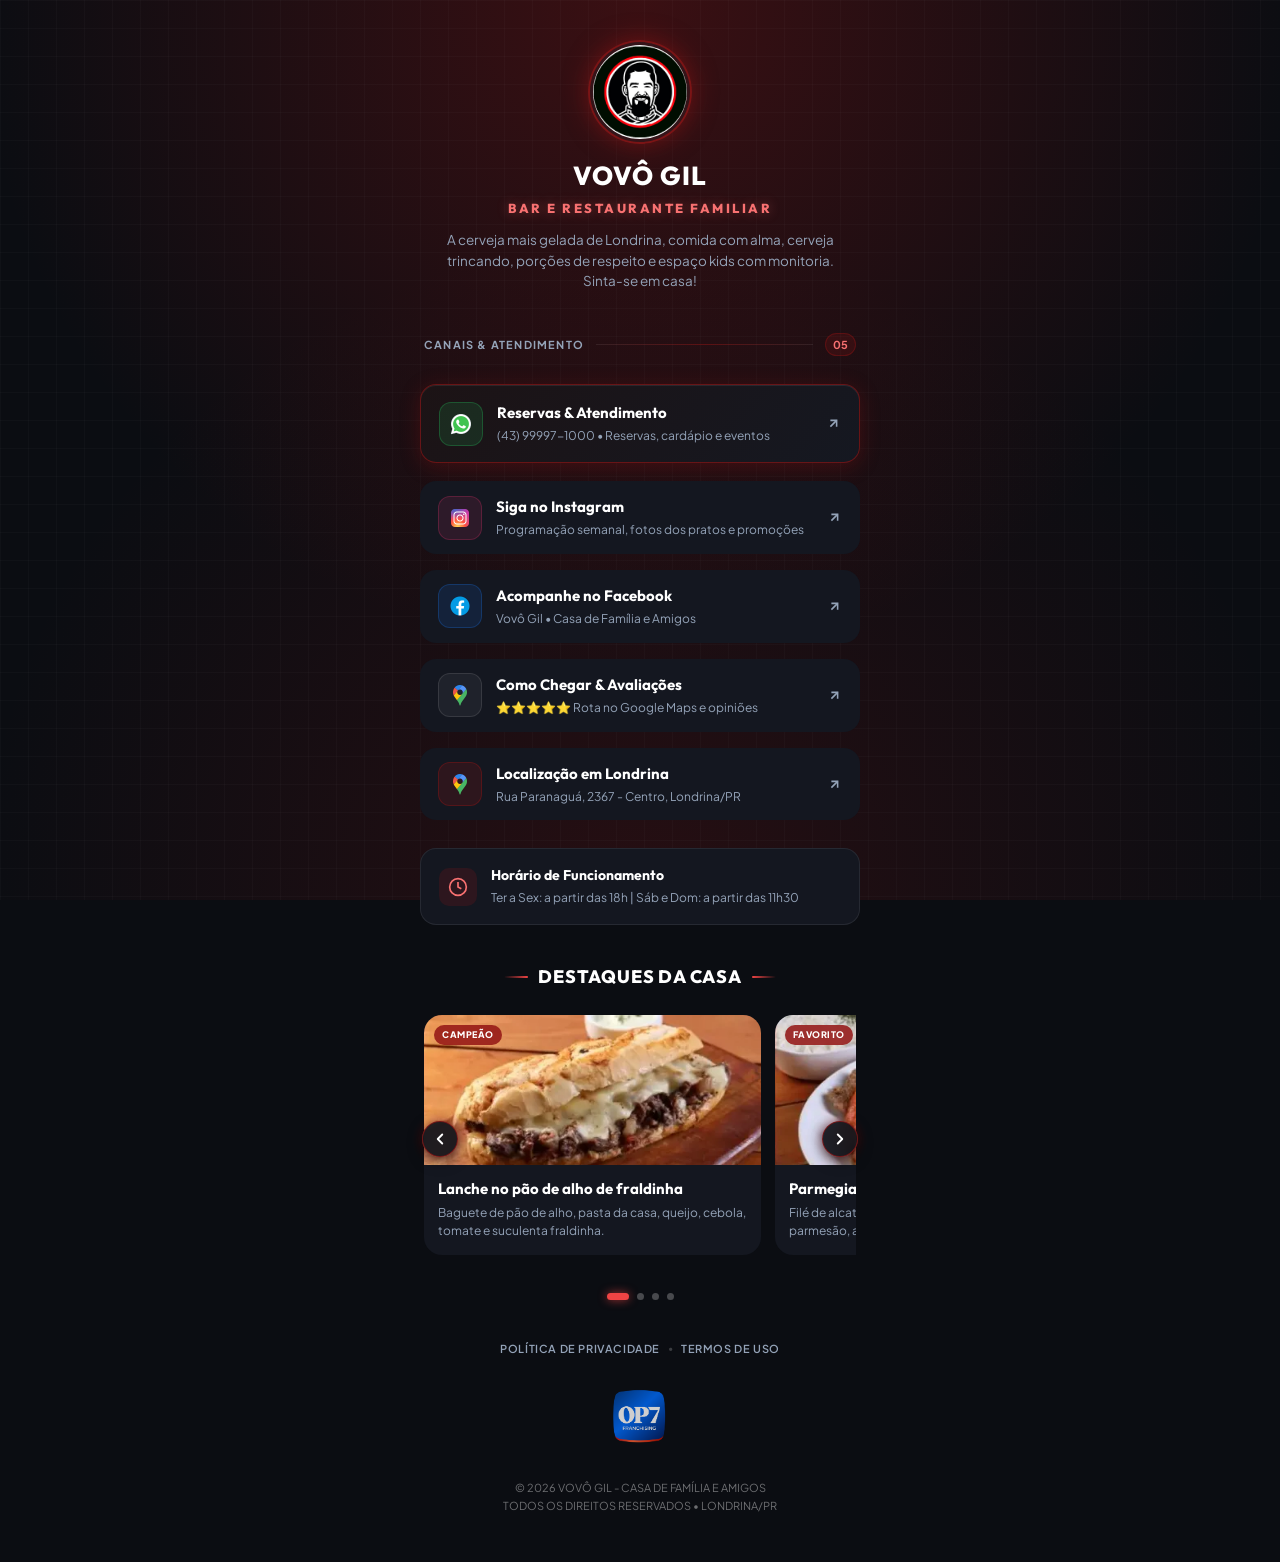
<file: index.html>
<!DOCTYPE html>
<html lang="pt-BR">
<head>
  <meta charset="UTF-8">
  <meta name="viewport" content="width=device-width, initial-scale=1.0, maximum-scale=1.0, user-scalable=no">
  
  <title>Vovô Gil | Bar, Cerveja Gelada & Petiscaria Londrina</title>
  <meta name="description" content="Vovô Gil em Londrina - Casa de Família e Amigos. A cerveja mais gelada, porções exclusivas, parmegianas e o famoso burger no pão de alho. Faça sua reserva!">
  <meta name="keywords" content="Vovô Gil Londrina, bar Londrina, cerveja Londrina, restaurante Paranaguá Londrina, porções Londrina, hamburguer pão de alho">
  
  <!-- OpenGraph / Social Media Meta Tags -->
  <meta property="og:type" content="website">
  <meta property="og:url" content="https://vovogil.com.br/">
  <meta property="og:site_name" content="Vovô Gil Oficial">
  <meta property="og:title" content="Vovô Gil | OPLink Oficial">
  <meta property="og:description" content="Casa de família e amigos em Londrina. Cerveja trincando, burgers artesanais, porções e música ao vivo.">
  <meta property="og:image" content="/logo-vovogil.png">
  <meta property="og:image:type" content="image/png">

  <!-- Twitter / X Cards -->
  <meta name="twitter:card" content="summary_large_image">
  <meta name="twitter:title" content="Vovô Gil | OPLink Oficial">
  <meta name="twitter:description" content="Casa de família e amigos em Londrina. A cerveja mais gelada e as melhores porções!">
  <meta name="twitter:image" content="/logo-vovogil.png">

  <!-- Favicon & Apple Touch Icon -->
  <link rel="icon" type="image/svg+xml" href="./favicon.svg">
  <link rel="apple-touch-icon" href="./favicon.svg">

  <!-- Google Fonts -->
  <link rel="preconnect" href="https://fonts.googleapis.com">
  <link rel="preconnect" href="https://fonts.gstatic.com" crossorigin>
  <link href="https://fonts.googleapis.com/css2?family=Outfit:wght@500;600;700;800;900&family=Plus+Jakarta+Sans:wght@400;500;600;700;800&display=swap" rel="stylesheet">

  <!-- Main CSS -->
  <style>
/* ==========================================================================
   DESIGN TOKENS & SYSTEM — VOVÔ GIL (OP7 MULTILINK)
   ========================================================================== */

:root {
  /* Vovô Gil Red Neon Palette */
  --vg-red: #931414;
  --vg-red-light: #B81D1D;
  --vg-red-glow: rgba(147, 20, 20, 0.45);
  --vg-gold: #F59E0B;
  --vg-dark: #121316;
  --vg-card: #181B22;
  --vg-card-border: rgba(255, 255, 255, 0.08);

  /* Theme Tokens */
  --bg-base: #0B0D12;
  --card-bg: #141720;
  --border-subtle: rgba(255, 255, 255, 0.08);
  --border-highlight: rgba(147, 20, 20, 0.65);

  --text-title: #FFFFFF;
  --text-body: #E2E8F0;
  --text-muted: #94A3B8;

  /* Typography */
  --font-display: 'Outfit', -apple-system, BlinkMacSystemFont, sans-serif;
  --font-body: 'Plus Jakarta Sans', -apple-system, BlinkMacSystemFont, sans-serif;

  /* Micro-transitions */
  --ease-snappy: 0.2s cubic-bezier(0.16, 1, 0.3, 1);
  --ease-smooth: 0.35s cubic-bezier(0.16, 1, 0.3, 1);
}

*, *::before, *::after {
  box-sizing: border-box;
  margin: 0;
  padding: 0;
}

.sr-only {
  position: absolute;
  width: 1px;
  height: 1px;
  padding: 0;
  margin: -1px;
  overflow: hidden;
  clip: rect(0, 0, 0, 0);
  white-space: nowrap;
  border-width: 0;
}

html {
  font-size: 16px;
  scroll-behavior: smooth;
  -webkit-text-size-adjust: 100%;
}

body {
  font-family: var(--font-body);
  background-color: var(--bg-base);
  color: var(--text-title);
  line-height: 1.55;
  min-height: 100vh;
  display: flex;
  justify-content: center;
  align-items: flex-start;
  overflow-x: hidden;
  -webkit-font-smoothing: antialiased;
  -moz-osx-font-smoothing: grayscale;
}

/* Ambient Subtle Energy Glow Neon */
.ambient-glow {
  position: fixed;
  inset: 0;
  z-index: 0;
  background-color: var(--bg-base);
  background-image: 
    linear-gradient(to right, rgba(255, 255, 255, 0.02) 1px, transparent 1px),
    linear-gradient(to bottom, rgba(255, 255, 255, 0.02) 1px, transparent 1px),
    radial-gradient(circle at 50% 0%, rgba(147, 20, 20, 0.35) 0%, transparent 60%),
    radial-gradient(circle at 50% 100%, rgba(147, 20, 20, 0.2) 0%, transparent 60%);
  background-size: 28px 28px, 28px 28px, 100% 100%, 100% 100%;
  pointer-events: none;
}

/* Page Wrapper */
.page-wrapper {
  position: relative;
  z-index: 1;
  width: 100%;
  max-width: 480px;
  min-height: 100vh;
  padding: 32px 20px 48px;
  display: flex;
  flex-direction: column;
  gap: 28px;
}

/* Header */
.profile-header {
  display: flex;
  flex-direction: column;
  align-items: center;
  text-align: center;
  padding: 8px 12px 14px;
}

.brand-logo-container {
  display: flex;
  flex-direction: column;
  align-items: center;
  gap: 12px;
  margin-bottom: 12px;
}

.brand-avatar-badge {
  width: 104px;
  height: 104px;
  border-radius: 50%;
  padding: 3px;
  background: radial-gradient(circle, rgba(147, 20, 20, 0.5) 0%, rgba(20, 23, 30, 0.95) 80%);
  border: 2px solid rgba(147, 20, 20, 0.8);
  display: flex;
  align-items: center;
  justify-content: center;
  box-shadow: 0 0 25px rgba(147, 20, 20, 0.6), inset 0 0 15px rgba(147, 20, 20, 0.4);
  overflow: hidden;
  transition: transform var(--ease-snappy), box-shadow var(--ease-snappy);
}

.brand-avatar-badge:hover {
  transform: scale(1.03);
  box-shadow: 0 0 35px rgba(147, 20, 20, 0.85), inset 0 0 20px rgba(147, 20, 20, 0.6);
}

.brand-logo-img {
  width: 100%;
  height: 100%;
  object-fit: cover;
  border-radius: 50%;
  display: block;
}

.brand-titles {
  display: flex;
  flex-direction: column;
  align-items: center;
  gap: 2px;
}

.brand-name {
  font-family: var(--font-display);
  font-size: 26px;
  font-weight: 800;
  letter-spacing: 1px;
  color: #FFFFFF;
}

.brand-tagline {
  font-family: var(--font-display);
  font-size: 13px;
  font-weight: 800;
  letter-spacing: 2.5px;
  color: #F87171;
  text-transform: uppercase;
  text-shadow: 0 0 12px rgba(248, 113, 113, 0.4);
}

.brand-bio {
  font-size: 13.5px;
  color: var(--text-muted);
  line-height: 1.5;
  max-width: 390px;
  margin: 0 auto;
}

/* Section Divider */
.section-divider {
  display: flex;
  align-items: center;
  gap: 12px;
  padding: 0 4px;
}

.divider-label {
  font-size: 11px;
  font-weight: 700;
  letter-spacing: 1.2px;
  color: var(--text-muted);
  text-transform: uppercase;
  white-space: nowrap;
}

.divider-line {
  flex: 1;
  height: 1px;
  background: linear-gradient(90deg, var(--border-subtle) 0%, rgba(147, 20, 20, 0.5) 50%, var(--border-subtle) 100%);
}

.divider-counter {
  font-size: 11px;
  font-weight: 700;
  color: #F87171;
  background: rgba(147, 20, 20, 0.2);
  padding: 2px 7px;
  border-radius: 999px;
  border: 1px solid rgba(147, 20, 20, 0.4);
}

/* Links List Stack */
.links-list {
  display: flex !important;
  flex-direction: column !important;
  gap: 16px !important;
  width: 100%;
}

/* Master CTA Highlight Button */
.btn-vovogil-highlight {
  display: flex;
  align-items: center;
  justify-content: space-between;
  padding: 16px 18px;
  margin-bottom: 2px;
  background: linear-gradient(135deg, #1C1315 0%, #151821 100%);
  border: 1.5px solid var(--border-highlight);
  border-radius: 16px;
  text-decoration: none;
  color: var(--text-title);
  box-shadow: 0 4px 20px rgba(147, 20, 20, 0.3), inset 0 1px 0 rgba(255, 255, 255, 0.08);
  transition: transform var(--ease-snappy), border-color var(--ease-snappy), box-shadow var(--ease-snappy);
}

.btn-vovogil-highlight:hover {
  transform: translateY(-2px);
  border-color: #EF4444;
  box-shadow: 0 8px 26px rgba(147, 20, 20, 0.5);
}

/* Standard Link Card */
.btn-card-standard {
  display: flex;
  align-items: center;
  justify-content: space-between;
  padding: 14px 18px;
  background: var(--card-bg);
  border: 1px solid var(--card-border);
  border-radius: 16px;
  text-decoration: none;
  color: var(--text-title);
  transition: transform var(--ease-snappy), border-color var(--ease-snappy), background-color var(--ease-snappy);
}

.btn-card-standard:hover {
  transform: translateY(-2px);
  border-color: rgba(147, 20, 20, 0.45);
  background: #1A1E29;
}

/* Button Left Content */
.btn-left-content {
  display: flex;
  align-items: center;
  gap: 14px;
}

/* Icon Box Variants */
.icon-box {
  width: 44px;
  height: 44px;
  border-radius: 12px;
  display: flex;
  align-items: center;
  justify-content: center;
  flex-shrink: 0;
}

.icon-box-wsp {
  background: rgba(37, 211, 102, 0.12);
  color: #25D366;
  border: 1px solid rgba(37, 211, 102, 0.25);
}

.icon-box-insta {
  background: rgba(225, 48, 108, 0.12);
  color: #E1306C;
  border: 1px solid rgba(225, 48, 108, 0.25);
}

.icon-box-fb {
  background: rgba(24, 119, 242, 0.12);
  color: #1877F2;
  border: 1px solid rgba(24, 119, 242, 0.25);
}

.icon-box-google {
  background: rgba(255, 255, 255, 0.05);
  border: 1px solid rgba(255, 255, 255, 0.1);
}

.icon-box-pin {
  background: rgba(147, 20, 20, 0.2);
  color: #F87171;
  border: 1px solid rgba(147, 20, 20, 0.4);
}

/* Text Group inside Buttons */
.btn-text-group {
  display: flex;
  flex-direction: column;
  gap: 3px;
  text-align: left;
}

.title-badge-row {
  display: flex;
  align-items: center;
  gap: 8px;
}

.btn-title {
  font-family: var(--font-display);
  font-size: 15px;
  font-weight: 700;
  color: #FFFFFF;
}

.btn-title-vovogil {
  color: #FFFFFF;
}

.btn-subtitle {
  font-size: 12px;
  color: var(--text-muted);
}

/* Badges */
.badge-tag-atendimento {
  font-size: 9.5px;
  font-weight: 800;
  letter-spacing: 0.8px;
  padding: 2px 7px;
  background: rgba(37, 211, 102, 0.15);
  color: #25D366;
  border: 1px solid rgba(37, 211, 102, 0.35);
  border-radius: 999px;
}

.badge-tag-destaque {
  font-size: 9.5px;
  font-weight: 700;
  padding: 2px 7px;
  background: rgba(225, 48, 108, 0.15);
  color: #FF5A8D;
  border: 1px solid rgba(225, 48, 108, 0.35);
  border-radius: 999px;
}

/* Action Arrow Icon */
.btn-action-icon {
  color: var(--text-muted);
  display: flex;
  align-items: center;
  justify-content: center;
  transition: transform var(--ease-snappy), color var(--ease-snappy);
}

.btn-vovogil-highlight:hover .btn-action-icon,
.btn-card-standard:hover .btn-action-icon {
  transform: translateX(2px) translateY(-2px);
  color: #FFFFFF;
}

/* Info Card */
.info-plant-card {
  background: var(--card-bg);
  border: 1px solid var(--border-subtle);
  border-radius: 16px;
  padding: 16px 18px;
}

.plant-header {
  display: flex;
  align-items: center;
  gap: 14px;
}

.plant-icon {
  width: 38px;
  height: 38px;
  border-radius: 10px;
  background: rgba(147, 20, 20, 0.2);
  color: #F87171;
  display: flex;
  align-items: center;
  justify-content: center;
  flex-shrink: 0;
}

.plant-text-group {
  display: flex;
  flex-direction: column;
  gap: 2px;
}

.plant-title {
  font-family: var(--font-display);
  font-size: 14px;
  font-weight: 700;
  color: #FFFFFF;
}

.plant-address {
  font-size: 12px;
  color: var(--text-muted);
}

/* ==========================================================================
   CARROSSEL — DESTAQUES DO CARDÁPIO
   ========================================================================== */
.carousel-section {
  display: flex;
  flex-direction: column;
  gap: 16px;
  margin-top: 6px;
}

.carousel-header-center {
  display: flex;
  justify-content: center;
  align-items: center;
  text-align: center;
  padding: 4px 0;
}

.carousel-title-highlight {
  font-family: var(--font-display);
  font-size: 18px;
  font-weight: 800;
  letter-spacing: 0.8px;
  color: #FFFFFF;
  text-transform: uppercase;
  position: relative;
  display: inline-flex;
  align-items: center;
  gap: 10px;
}

.carousel-title-highlight::before,
.carousel-title-highlight::after {
  content: '';
  width: 24px;
  height: 2px;
  background: linear-gradient(90deg, transparent, #EF4444);
  border-radius: 999px;
}

.carousel-title-highlight::after {
  background: linear-gradient(90deg, #EF4444, transparent);
}

.carousel-wrapper-with-arrows {
  position: relative;
  display: flex;
  align-items: center;
  width: 100%;
  padding: 0 4px;
}

.carousel-side-arrow {
  position: absolute;
  top: 50%;
  transform: translateY(-50%);
  z-index: 10;
  width: 36px;
  height: 36px;
  border-radius: 50%;
  background: rgba(18, 20, 27, 0.92);
  border: 1.5px solid rgba(147, 20, 20, 0.7);
  color: #FFFFFF;
  display: flex;
  align-items: center;
  justify-content: center;
  cursor: pointer;
  box-shadow: 0 4px 14px rgba(0, 0, 0, 0.6), 0 0 12px rgba(147, 20, 20, 0.45);
  backdrop-filter: blur(8px);
  transition: all var(--ease-snappy);
}

.carousel-side-arrow:hover {
  background: #931414;
  border-color: #EF4444;
  box-shadow: 0 0 18px rgba(239, 68, 68, 0.8);
  transform: translateY(-50%) scale(1.08);
}

.carousel-side-prev {
  left: 2px;
}

.carousel-side-next {
  right: 2px;
}

.carousel-container {
  position: relative;
  width: 100%;
  overflow: hidden;
  padding: 4px 0 6px;
}

.carousel-track {
  display: flex;
  gap: 14px;
  overflow-x: auto;
  scroll-snap-type: x mandatory;
  scroll-behavior: smooth;
  padding-bottom: 6px;
  -webkit-overflow-scrolling: touch;
  scrollbar-width: none;
}

.carousel-track::-webkit-scrollbar {
  display: none;
}

.dish-slide {
  flex: 0 0 78%;
  scroll-snap-align: start;
  background: var(--card-bg);
  border: 1px solid var(--card-border);
  border-radius: 18px;
  overflow: hidden;
  display: flex;
  flex-direction: column;
  transition: transform var(--ease-snappy), border-color var(--ease-snappy), box-shadow var(--ease-snappy);
  text-decoration: none;
  color: inherit;
}

.dish-slide:hover {
  border-color: rgba(147, 20, 20, 0.5);
  box-shadow: 0 8px 24px rgba(147, 20, 20, 0.25);
}

.dish-image-wrap {
  position: relative;
  width: 100%;
  height: 150px;
  background: #0E1017;
  overflow: hidden;
  display: flex;
  align-items: center;
  justify-content: center;
}

.dish-image {
  width: 100%;
  height: 100%;
  object-fit: cover;
  transition: transform 0.4s ease;
}

.dish-slide:hover .dish-image {
  transform: scale(1.05);
}

.dish-tag {
  position: absolute;
  top: 10px;
  left: 10px;
  font-size: 9px;
  font-weight: 800;
  letter-spacing: 0.5px;
  padding: 3px 8px;
  background: rgba(147, 20, 20, 0.85);
  color: #FFFFFF;
  border-radius: 999px;
  backdrop-filter: blur(4px);
  text-transform: uppercase;
}

.dish-body {
  padding: 14px 14px 16px;
  display: flex;
  flex-direction: column;
  gap: 6px;
  flex: 1;
}

.dish-name {
  font-family: var(--font-display);
  font-size: 15px;
  font-weight: 700;
  color: #FFFFFF;
  line-height: 1.3;
}

.dish-desc {
  font-size: 12px;
  color: var(--text-muted);
  line-height: 1.45;
  display: -webkit-box;
  -webkit-line-clamp: 2;
  -webkit-box-orient: vertical;
  overflow: hidden;
}

.carousel-indicators {
  display: flex;
  align-items: center;
  justify-content: center;
  gap: 8px;
  margin-top: 10px;
}

.carousel-dot {
  width: 7px;
  height: 7px;
  border-radius: 999px;
  background: rgba(255, 255, 255, 0.25);
  transition: all var(--ease-snappy);
  cursor: pointer;
}

.carousel-dot.active {
  width: 22px;
  background: #EF4444;
  box-shadow: 0 0 10px rgba(239, 68, 68, 0.7);
}

/* Pills Bar */
.compliance-pills-bar {
  display: flex;
  align-items: center;
  justify-content: center;
  flex-wrap: wrap;
  gap: 8px;
  padding: 8px 12px;
  background: rgba(255, 255, 255, 0.02);
  border: 1px dashed rgba(255, 255, 255, 0.08);
  border-radius: 12px;
}

.pill-item {
  font-size: 10.5px;
  font-weight: 700;
  letter-spacing: 0.5px;
  color: var(--text-muted);
}

.pill-dot {
  color: #EF4444;
  font-size: 10px;
}

/* Footer */
.page-footer {
  display: flex;
  flex-direction: column;
  align-items: center;
  text-align: center;
  gap: 16px;
  padding-top: 12px;
  margin-top: auto;
}

.footer-links {
  display: flex;
  align-items: center;
  gap: 8px;
}

.footer-links a {
  font-size: 11px;
  font-weight: 600;
  letter-spacing: 0.6px;
  color: var(--text-muted);
  text-decoration: none;
  transition: color var(--ease-snappy);
}

.footer-links a:hover {
  color: #FFFFFF;
}

.dot-separator {
  font-size: 10px;
  color: rgba(255, 255, 255, 0.2);
}

.footer-watermark {
  display: flex;
  align-items: center;
  justify-content: center;
}

.bmk-link {
  display: inline-block;
  opacity: 0.8;
  transition: opacity var(--ease-snappy);
}

.bmk-link:hover {
  opacity: 1;
}

.bmk-img {
  width: 90px;
  height: auto;
  display: block;
}

.copyright-text {
  font-size: 11px;
  color: rgba(255, 255, 255, 0.4);
  line-height: 1.6;
}

</style>
</head>
<body>

  <!-- Ambient Amber / Warm Glow Background -->
  <div class="ambient-glow" aria-hidden="true"></div>

  <!-- Main Mobile Page Wrapper -->
  <main class="page-wrapper">

    <!-- Header Section -->
    <header class="profile-header">
      <h1 class="sr-only">Vovô Gil - Bar e Restaurante Londrina</h1>
      
      <!-- Brand Avatar / Official Logo Container -->
      <div class="brand-logo-container">
        <div class="brand-avatar-badge">
          <img src="./logo-vovogil.webp" alt="Logo Oficial Vovô Gil" class="brand-logo-img" width="88" height="88">
        </div>
        <div class="brand-titles">
          <h2 class="brand-name">VOVÔ GIL</h2>
          <span class="brand-tagline">BAR E RESTAURANTE FAMILIAR</span>
        </div>
      </div>

      <p class="brand-bio">
        A cerveja mais gelada de Londrina, comida com alma, cerveja trincando, porções de respeito e espaço kids com monitoria. Sinta-se em casa!
      </p>
    </header>

    <!-- Section Divider -->
    <div class="section-divider">
      <span class="divider-label">CANAIS & ATENDIMENTO</span>
      <div class="divider-line" aria-hidden="true"></div>
      <span class="divider-counter">05</span>
    </div>

    <!-- Main Links Stack -->
    <nav class="links-list" aria-label="Links Principais do Vovô Gil">

      <!-- 1. Master CTA: WhatsApp Reservas & Informações -->
      <a href="https://wa.me/5543999971000?text=Ol%C3%A1!%20Vim%20pelo%20OPLink%20do%20Vov%C3%B4%20Gil%20e%20gostaria%20de%20informa%C3%A7%C3%B5es%20e%20reservas." 
         target="_blank" 
         rel="noopener noreferrer" 
         class="btn-vovogil-highlight" 
         id="btn-whatsapp-reservas">
        <div class="btn-left-content">
          <div class="icon-box icon-box-wsp" aria-hidden="true">
            <img src="./icons8-whatsapp-color-32.png" alt="WhatsApp" width="24" height="24">
          </div>
          <div class="btn-text-group">
            <span class="btn-title btn-title-vovogil">Reservas & Atendimento</span>
            <span class="btn-subtitle">(43) 99997-1000 • Reservas, cardápio e eventos</span>
          </div>
        </div>
        <div class="btn-action-icon" aria-hidden="true">
          <svg width="15" height="15" viewBox="0 0 24 24" fill="none" stroke="currentColor" stroke-width="2.5">
            <line x1="7" y1="17" x2="17" y2="7"></line>
            <polyline points="7 7 17 7 17 17"></polyline>
          </svg>
        </div>
      </a>

      <!-- 2. Instagram Oficial -->
      <a href="https://www.instagram.com/vovogiloficial/" 
         target="_blank" 
         rel="noopener noreferrer" 
         class="btn-card-standard" 
         id="btn-instagram">
        <div class="btn-left-content">
          <div class="icon-box icon-box-insta" aria-hidden="true">
            <img src="./icons8-instagram-fluent-32.png" alt="Instagram" width="24" height="24">
          </div>
          <div class="btn-text-group">
            <span class="btn-title">Siga no Instagram</span>
            <span class="btn-subtitle">Programação semanal, fotos dos pratos e promoções</span>
          </div>
        </div>
        <div class="btn-action-icon" aria-hidden="true">
          <svg width="15" height="15" viewBox="0 0 24 24" fill="none" stroke="currentColor" stroke-width="2.5">
            <line x1="7" y1="17" x2="17" y2="7"></line>
            <polyline points="7 7 17 7 17 17"></polyline>
          </svg>
        </div>
      </a>

      <!-- 3. Página Oficial no Facebook -->
      <a href="https://web.facebook.com/vovogiloficial?locale=pt_BR" 
         target="_blank" 
         rel="noopener noreferrer" 
         class="btn-card-standard" 
         id="btn-facebook">
        <div class="btn-left-content">
          <div class="icon-box icon-box-fb" aria-hidden="true">
            <img src="./icons8-facebook-color-32.png" alt="Facebook" width="24" height="24">
          </div>
          <div class="btn-text-group">
            <span class="btn-title">Acompanhe no Facebook</span>
            <span class="btn-subtitle">Vovô Gil • Casa de Família e Amigos</span>
          </div>
        </div>
        <div class="btn-action-icon" aria-hidden="true">
          <svg width="15" height="15" viewBox="0 0 24 24" fill="none" stroke="currentColor" stroke-width="2.5">
            <line x1="7" y1="17" x2="17" y2="7"></line>
            <polyline points="7 7 17 7 17 17"></polyline>
          </svg>
        </div>
      </a>

      <!-- 4. Avaliações & Como Chegar (Google Maps) -->
      <a href="https://www.google.com/maps/place/vovo+gil/data=!4m2!3m1!1s0x94eb434f8090bf03:0x4964ea86ef2a4928?sa=X&ved=1t:242&ictx=111" 
         target="_blank" 
         rel="noopener noreferrer" 
         class="btn-card-standard" 
         id="btn-google-maps">
        <div class="btn-left-content">
          <div class="icon-box icon-box-google" aria-hidden="true">
            <img src="./icons8-google-maps-novo-color-32.png" alt="Google Maps" width="24" height="24">
          </div>
          <div class="btn-text-group">
            <span class="btn-title">Como Chegar & Avaliações</span>
            <span class="btn-subtitle">⭐⭐⭐⭐⭐ Rota no Google Maps e opiniões</span>
          </div>
        </div>
        <div class="btn-action-icon" aria-hidden="true">
          <svg width="15" height="15" viewBox="0 0 24 24" fill="none" stroke="currentColor" stroke-width="2.5">
            <line x1="7" y1="17" x2="17" y2="7"></line>
            <polyline points="7 7 17 7 17 17"></polyline>
          </svg>
        </div>
      </a>

      <!-- 5. Localização Física -->
      <a href="https://www.google.com/maps/place/vovo+gil/data=!4m2!3m1!1s0x94eb434f8090bf03:0x4964ea86ef2a4928?sa=X&ved=1t:242&ictx=111" 
         target="_blank" 
         rel="noopener noreferrer" 
         class="btn-card-standard" 
         id="btn-localizacao">
        <div class="btn-left-content">
          <div class="icon-box icon-box-pin" aria-hidden="true">
            <img src="./icons8-google-maps-novo-color-32.png" alt="Localização" width="24" height="24">
          </div>
          <div class="btn-text-group">
            <span class="btn-title">Localização em Londrina</span>
            <span class="btn-subtitle">Rua Paranaguá, 2367 - Centro, Londrina/PR</span>
          </div>
        </div>
        <div class="btn-action-icon" aria-hidden="true">
          <svg width="15" height="15" viewBox="0 0 24 24" fill="none" stroke="currentColor" stroke-width="2.5">
            <line x1="7" y1="17" x2="17" y2="7"></line>
            <polyline points="7 7 17 7 17 17"></polyline>
          </svg>
        </div>
      </a>

    </nav>

    <!-- Info Card: Horários & Estrutura (Abaixo da Localização) -->
    <section class="info-plant-card" aria-label="Informações do Vovô Gil">
      <div class="plant-header">
        <div class="plant-icon" aria-hidden="true">
          <svg width="20" height="20" viewBox="0 0 24 24" fill="none" stroke="currentColor" stroke-width="2">
            <circle cx="12" cy="12" r="10"></circle>
            <polyline points="12 6 12 12 16 14"></polyline>
          </svg>
        </div>
        <div class="plant-text-group">
          <h2 class="plant-title">Horário de Funcionamento</h2>
          <p class="plant-address">Ter a Sex: a partir das 18h | Sáb e Dom: a partir das 11h30</p>
        </div>
      </div>
    </section>

    <!-- Carrossel Destaques do Cardápio (No final) -->
    <section class="carousel-section" aria-label="Destaques do Cardápio Vovô Gil">
      <div class="carousel-header-center">
        <h2 class="carousel-title-highlight">Destaques da Casa</h2>
      </div>

      <div class="carousel-wrapper-with-arrows">
        <button type="button" class="carousel-side-arrow carousel-side-prev" id="carousel-prev" aria-label="Prato anterior">
          <svg width="18" height="18" viewBox="0 0 24 24" fill="none" stroke="currentColor" stroke-width="2.5" stroke-linecap="round" stroke-linejoin="round">
            <polyline points="15 18 9 12 15 6"></polyline>
          </svg>
        </button>

        <div class="carousel-container">
          <div class="carousel-track" id="carousel-track">

            <!-- Slide 1: Lanche no pão de alho de fraldinha -->
            <a href="https://virtual.cardapiosecia.com/vovo-gil/" target="_blank" rel="noopener noreferrer" class="dish-slide">
              <div class="dish-image-wrap">
                <img src="./pao-de-alho-fraldinha.webp" alt="Lanche no pão de alho de fraldinha" class="dish-image" loading="lazy" width="400" height="250">
                <span class="dish-tag">Campeão</span>
              </div>
              <div class="dish-body">
                <h3 class="dish-name">Lanche no pão de alho de fraldinha</h3>
                <p class="dish-desc">Baguete de pão de alho, pasta da casa, queijo, cebola, tomate e suculenta fraldinha.</p>
              </div>
            </a>

            <!-- Slide 2: Parmegiana de alcatra -->
            <a href="https://virtual.cardapiosecia.com/vovo-gil/" target="_blank" rel="noopener noreferrer" class="dish-slide">
              <div class="dish-image-wrap">
                <img src="./parmegiana-alcatra.webp" alt="Parmegiana de alcatra" class="dish-image" loading="lazy" width="400" height="250">
                <span class="dish-tag">Favorito</span>
              </div>
              <div class="dish-body">
                <h3 class="dish-name">Parmegiana de alcatra</h3>
                <p class="dish-desc">Filé de alcatra à milanesa, molho especial, muçarela, parmesão, arroz e batata rústica.</p>
              </div>
            </a>

            <!-- Slide 3: Talharim à bolonhesa ou sugo -->
            <a href="https://virtual.cardapiosecia.com/vovo-gil/" target="_blank" rel="noopener noreferrer" class="dish-slide">
              <div class="dish-image-wrap">
                <img src="./talharim.webp" alt="Talharim à bolonhesa ou molho sugo" class="dish-image" loading="lazy" width="400" height="250">
                <span class="dish-tag">Tradicional</span>
              </div>
              <div class="dish-body">
                <h3 class="dish-name">Talharim à bolonhesa ou sugo</h3>
                <p class="dish-desc">Tradicional talharim de massa leve e soltinha, servido com molho bolonhesa ou clássico sugo.</p>
              </div>
            </a>

            <!-- Slide 4: Churrasquinho do vovô -->
            <a href="https://virtual.cardapiosecia.com/vovo-gil/" target="_blank" rel="noopener noreferrer" class="dish-slide">
              <div class="dish-image-wrap">
                <img src="./churrasquinho-vovo.webp" alt="Churrasquinho do vovô" class="dish-image" loading="lazy" width="400" height="250">
                <span class="dish-tag">Para Compartilhar</span>
              </div>
              <div class="dish-body">
                <h3 class="dish-name">Churrasquinho do vovô</h3>
                <p class="dish-desc">Fraldinha, linguiça toscana, frango grelhado, pão de alho, mandioca, vinagrete e farofa.</p>
              </div>
            </a>

          </div>
        </div>

        <button type="button" class="carousel-side-arrow carousel-side-next" id="carousel-next" aria-label="Próximo prato">
          <svg width="18" height="18" viewBox="0 0 24 24" fill="none" stroke="currentColor" stroke-width="2.5" stroke-linecap="round" stroke-linejoin="round">
            <polyline points="9 18 15 12 9 6"></polyline>
          </svg>
        </button>
      </div>

      <!-- Indicadores claramente na parte de baixo -->
      <div class="carousel-indicators" id="carousel-dots" aria-hidden="true">
        <span class="carousel-dot active"></span>
        <span class="carousel-dot"></span>
        <span class="carousel-dot"></span>
        <span class="carousel-dot"></span>
      </div>
    </section>

    <!-- Footer -->
    <footer class="page-footer">
      <div class="footer-links">
        <a href="./privacidade.html" target="_blank" rel="noopener noreferrer">POLÍTICA DE PRIVACIDADE</a>
        <span class="dot-separator">•</span>
        <a href="./termos.html" target="_blank" rel="noopener noreferrer">TERMOS DE USO</a>
      </div>

      <div class="footer-watermark">
        <a href="https://bmarketgo.com.br" target="_blank" rel="noopener noreferrer" class="bmk-link" aria-label="Desenvolvido por BMK Marketing & OP7 Franchising">
          <img src="./logo-footer.png" alt="OP7 Franchising" class="bmk-img" width="96" height="96">
        </a>
      </div>

      <p class="copyright-text">
        © 2026 VOVÔ GIL - CASA DE FAMÍLIA E AMIGOS<br>
        TODOS OS DIREITOS RESERVADOS • LONDRINA/PR
      </p>
    </footer>

  </main>

  <!-- Main JavaScript File -->
  <script>
/* ==========================================================================
   MAIN JAVASCRIPT — VOVÔ GIL (OPLINK OFICIAL)
   ========================================================================== */

document.addEventListener('DOMContentLoaded', () => {
  initAnalyticsTracking();
  initCarousel();
});

/**
 * GA4 / Analytics CTA Click Event Tracking
 */
function initAnalyticsTracking() {
  const trackableLinks = document.querySelectorAll('a[id^="btn-"], .dish-slide');
  
  trackableLinks.forEach(link => {
    link.addEventListener('click', () => {
      const linkId = link.getAttribute('id') || 'dish-item';
      const linkLabel = link.querySelector('.btn-title, .dish-name')?.textContent?.trim() || linkId;
      
      if (typeof window.gtag === 'function') {
        window.gtag('event', 'cta_click', {
          'cta_id': linkId,
          'cta_label': linkLabel,
          'page_location': window.location.href
        });
      }
    });
  });
}

/**
 * Carrossel Destaques do Cardápio
 */
function initCarousel() {
  const track = document.getElementById('carousel-track');
  const prevBtn = document.getElementById('carousel-prev');
  const nextBtn = document.getElementById('carousel-next');
  const dots = document.querySelectorAll('#carousel-dots .carousel-dot');

  if (!track) return;

  const slides = track.querySelectorAll('.dish-slide');
  if (!slides.length) return;

  function updateActiveDot() {
    const scrollLeft = track.scrollLeft;
    const slideWidth = slides[0].offsetWidth + 12; // slide width + gap
    const activeIndex = Math.round(scrollLeft / slideWidth);

    dots.forEach((dot, index) => {
      dot.classList.toggle('active', index === activeIndex);
    });
  }

  track.addEventListener('scroll', updateActiveDot, { passive: true });

  if (prevBtn) {
    prevBtn.addEventListener('click', () => {
      const slideWidth = slides[0].offsetWidth + 12;
      track.scrollBy({ left: -slideWidth, behavior: 'smooth' });
    });
  }

  if (nextBtn) {
    nextBtn.addEventListener('click', () => {
      const slideWidth = slides[0].offsetWidth + 12;
      track.scrollBy({ left: slideWidth, behavior: 'smooth' });
    });
  }

  dots.forEach((dot, index) => {
    dot.addEventListener('click', () => {
      const slideWidth = slides[0].offsetWidth + 12;
      track.scrollTo({ left: index * slideWidth, behavior: 'smooth' });
    });
  });
}


</script>

</body>
</html>
</file>
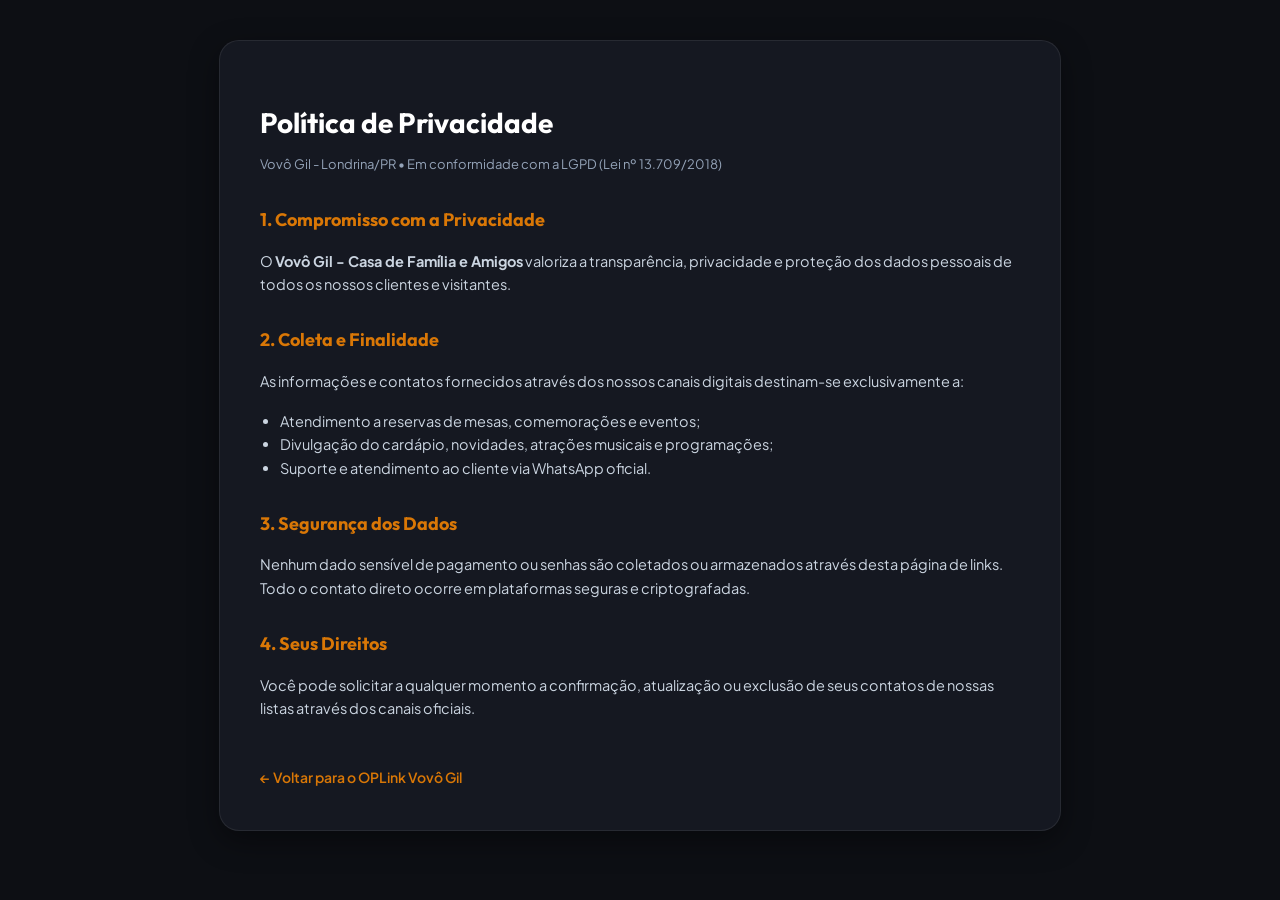
<file: privacidade.html>
<!doctype html>
<html lang="pt-BR">
  <head>
    <meta charset="UTF-8" />
    <meta name="viewport" content="width=device-width, initial-scale=1.0" />
    <title>Política de Privacidade | Vovô Gil</title>
    <meta name="description" content="Política de Privacidade e Proteção de Dados Pessoais (LGPD) do Vovô Gil Londrina." />
    <link rel="icon" type="image/svg+xml" href="./favicon.svg">
    <link rel="apple-touch-icon" href="./favicon.svg">
    <link rel="preconnect" href="https://fonts.googleapis.com" />
    <link rel="preconnect" href="https://fonts.gstatic.com" crossorigin />
    <link href="https://fonts.googleapis.com/css2?family=Outfit:wght@400;500;600;700&family=Plus+Jakarta+Sans:wght@400;500;600&display=swap" rel="stylesheet" />
    <style>
      body {
        font-family: 'Plus Jakarta Sans', system-ui, -apple-system, sans-serif;
        background-color: #0D0F14;
        color: #E2E8F0;
        margin: 0;
        padding: 40px 20px;
        line-height: 1.65;
      }
      .container {
        max-width: 760px;
        margin: 0 auto;
        background: #151821;
        padding: 40px;
        border-radius: 20px;
        box-shadow: 0 10px 30px rgba(0, 0, 0, 0.4);
        border: 1px solid rgba(255, 255, 255, 0.08);
      }
      h1, h2, h3 {
        font-family: 'Outfit', sans-serif;
        color: #FFFFFF;
      }
      h1 { font-size: 28px; margin-bottom: 8px; }
      .meta { font-size: 13px; color: #94A3B8; margin-bottom: 30px; }
      h2 { font-size: 18px; margin-top: 28px; margin-bottom: 12px; color: #D97706; }
      p, li { font-size: 14.5px; color: #CBD5E1; }
      ul { padding-left: 20px; }
      .back-btn {
        display: inline-flex;
        align-items: center;
        gap: 6px;
        margin-top: 30px;
        color: #D97706;
        text-decoration: none;
        font-weight: 600;
        font-size: 14px;
        transition: opacity 0.2s;
      }
      .back-btn:hover { opacity: 0.8; text-decoration: underline; }
    </style>
  </head>
  <body>
    <div class="container">
      <h1>Política de Privacidade</h1>
      <div class="meta">Vovô Gil - Londrina/PR • Em conformidade com a LGPD (Lei nº 13.709/2018)</div>

      <h2>1. Compromisso com a Privacidade</h2>
      <p>O <strong>Vovô Gil - Casa de Família e Amigos</strong> valoriza a transparência, privacidade e proteção dos dados pessoais de todos os nossos clientes e visitantes.</p>

      <h2>2. Coleta e Finalidade</h2>
      <p>As informações e contatos fornecidos através dos nossos canais digitais destinam-se exclusivamente a:</p>
      <ul>
        <li>Atendimento a reservas de mesas, comemorações e eventos;</li>
        <li>Divulgação do cardápio, novidades, atrações musicais e programações;</li>
        <li>Suporte e atendimento ao cliente via WhatsApp oficial.</li>
      </ul>

      <h2>3. Segurança dos Dados</h2>
      <p>Nenhum dado sensível de pagamento ou senhas são coletados ou armazenados através desta página de links. Todo o contato direto ocorre em plataformas seguras e criptografadas.</p>

      <h2>4. Seus Direitos</h2>
      <p>Você pode solicitar a qualquer momento a confirmação, atualização ou exclusão de seus contatos de nossas listas através dos canais oficiais.</p>

      <a href="./index.html" class="back-btn">← Voltar para o OPLink Vovô Gil</a>
    </div>
  </body>
</html>
</file>
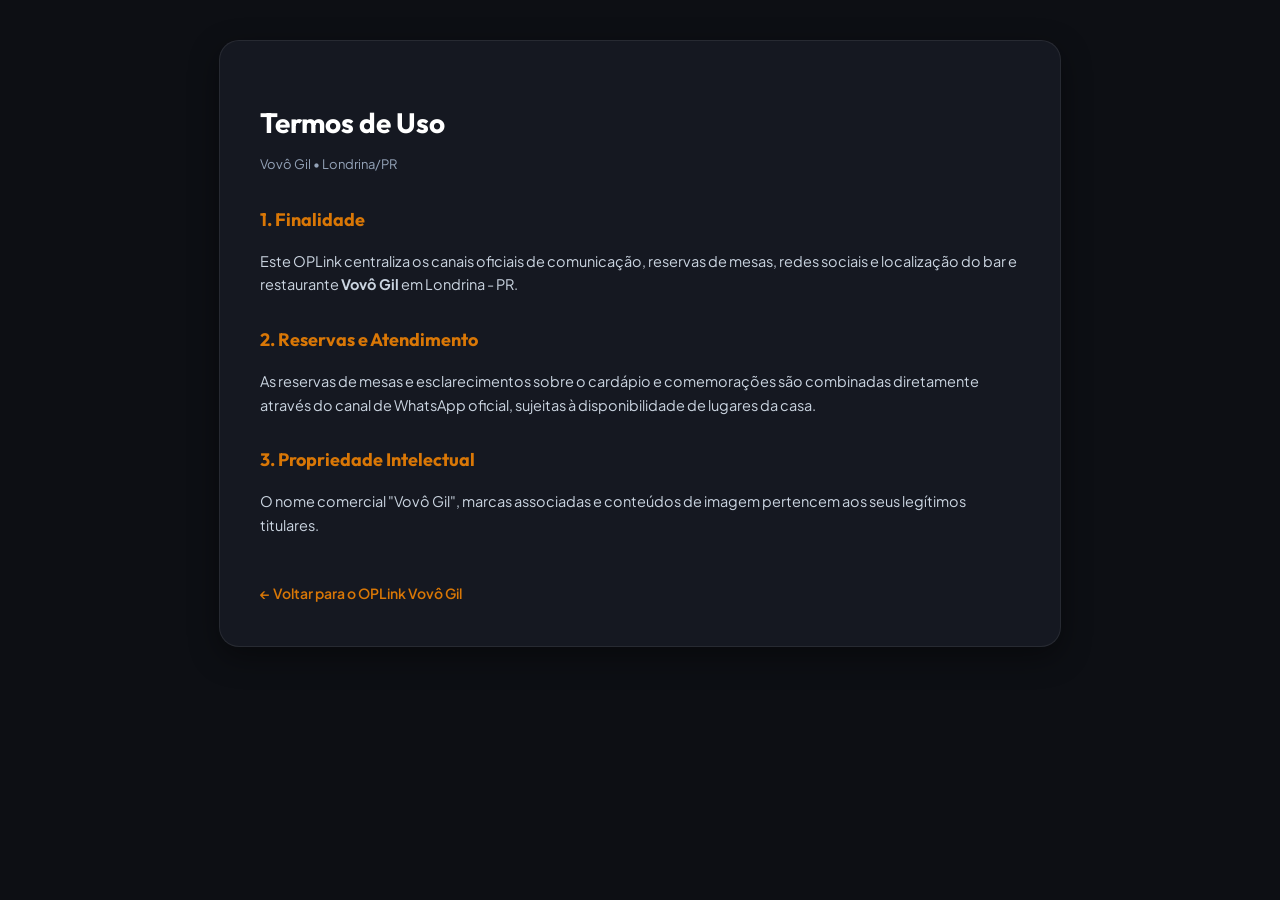
<file: termos.html>
<!doctype html>
<html lang="pt-BR">
  <head>
    <meta charset="UTF-8" />
    <meta name="viewport" content="width=device-width, initial-scale=1.0" />
    <title>Termos de Uso | Vovô Gil</title>
    <meta name="description" content="Termos e Condições de Uso do OPLink do Vovô Gil - Londrina." />
    <link rel="icon" type="image/svg+xml" href="./favicon.svg">
    <link rel="apple-touch-icon" href="./favicon.svg">
    <link rel="preconnect" href="https://fonts.googleapis.com" />
    <link rel="preconnect" href="https://fonts.gstatic.com" crossorigin />
    <link href="https://fonts.googleapis.com/css2?family=Outfit:wght@400;500;600;700&family=Plus+Jakarta+Sans:wght@400;500;600&display=swap" rel="stylesheet" />
    <style>
      body {
        font-family: 'Plus Jakarta Sans', system-ui, -apple-system, sans-serif;
        background-color: #0D0F14;
        color: #E2E8F0;
        margin: 0;
        padding: 40px 20px;
        line-height: 1.65;
      }
      .container {
        max-width: 760px;
        margin: 0 auto;
        background: #151821;
        padding: 40px;
        border-radius: 20px;
        box-shadow: 0 10px 30px rgba(0, 0, 0, 0.4);
        border: 1px solid rgba(255, 255, 255, 0.08);
      }
      h1, h2, h3 {
        font-family: 'Outfit', sans-serif;
        color: #FFFFFF;
      }
      h1 { font-size: 28px; margin-bottom: 8px; }
      .meta { font-size: 13px; color: #94A3B8; margin-bottom: 30px; }
      h2 { font-size: 18px; margin-top: 28px; margin-bottom: 12px; color: #D97706; }
      p, li { font-size: 14.5px; color: #CBD5E1; }
      ul { padding-left: 20px; }
      .back-btn {
        display: inline-flex;
        align-items: center;
        gap: 6px;
        margin-top: 30px;
        color: #D97706;
        text-decoration: none;
        font-weight: 600;
        font-size: 14px;
        transition: opacity 0.2s;
      }
      .back-btn:hover { opacity: 0.8; text-decoration: underline; }
    </style>
  </head>
  <body>
    <div class="container">
      <h1>Termos de Uso</h1>
      <div class="meta">Vovô Gil • Londrina/PR</div>

      <h2>1. Finalidade</h2>
      <p>Este OPLink centraliza os canais oficiais de comunicação, reservas de mesas, redes sociais e localização do bar e restaurante <strong>Vovô Gil</strong> em Londrina - PR.</p>

      <h2>2. Reservas e Atendimento</h2>
      <p>As reservas de mesas e esclarecimentos sobre o cardápio e comemorações são combinadas diretamente através do canal de WhatsApp oficial, sujeitas à disponibilidade de lugares da casa.</p>

      <h2>3. Propriedade Intelectual</h2>
      <p>O nome comercial "Vovô Gil", marcas associadas e conteúdos de imagem pertencem aos seus legítimos titulares.</p>

      <a href="./index.html" class="back-btn">← Voltar para o OPLink Vovô Gil</a>
    </div>
  </body>
</html>
</file>
